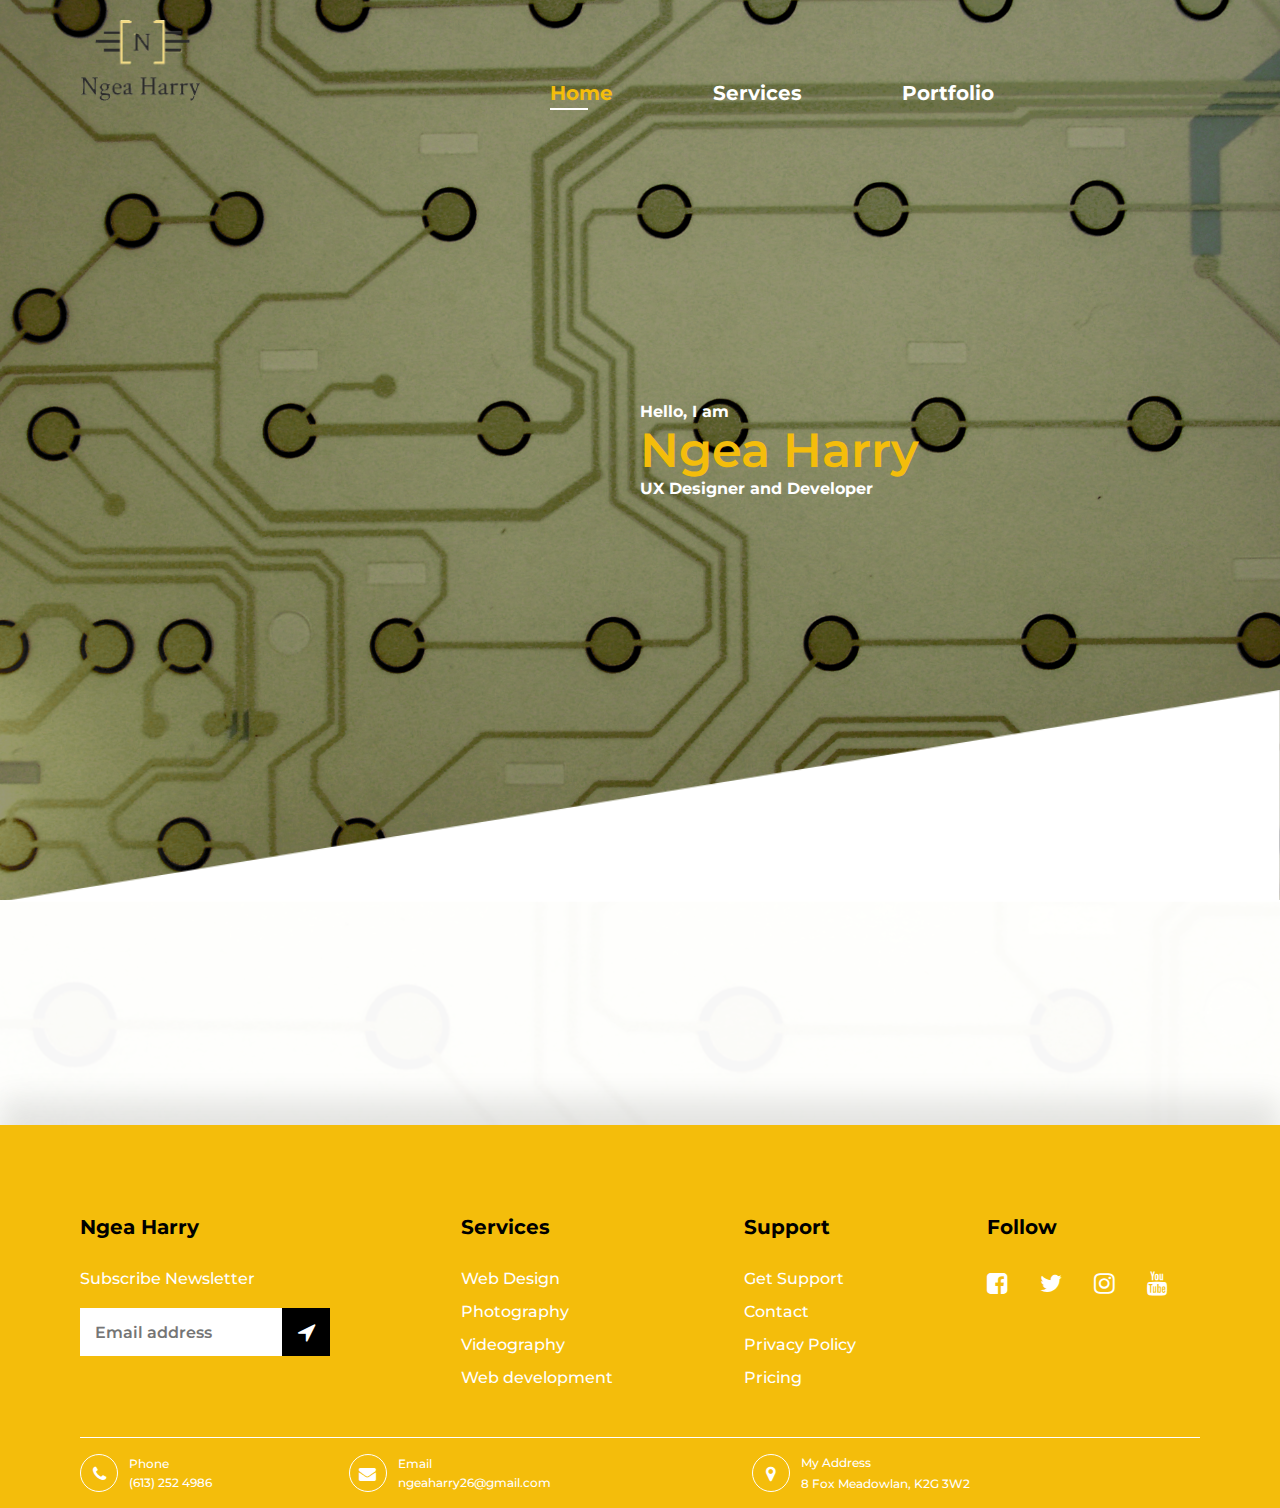
<file: index.html>
<!DOCTYPE HTML>
<html class="no-js" lang="en-US">
    <head>
        <meta charset="utf-8">
        <meta http-equiv="x-ua-compatible" content="ie=edge">
        <title>Ngea Harry-Home</title>
        <meta name="description" content="">
        <meta name="viewport" content="width=device-width, initial-scale=1">
		<link rel="shortcut icon" type="image/x-icon" href="assets/images/favicon.ico" />
        <!-- Google fonts  -->
        <link href="https://fonts.googleapis.com/css2?family=Montserrat:wght@300;400;500;600;700;800;900&display=swap" rel="stylesheet">
		<!-- font awesome  -->
        <link rel="stylesheet" href="https://stackpath.bootstrapcdn.com/font-awesome/4.7.0/css/font-awesome.min.css">
        <!-- Main Stylesheet -->
        <link rel="stylesheet" href="assets/css/style.css">
    </head>
    <body>
        <!--[if lte IE 9]>
            <p class="browserupgrade">You are using an <strong>outdated</strong> browser. Please <a href="https://browsehappy.com/">upgrade your browser</a> to improve your experience and security.</p>
        <![endif]-->

        <!-- Header area design  -->
        <div class="header_area_design">
            <div class="main-area">
                <div class="all_header_con">
                    <div class="logo">
                        <a href="#"><img src="assets/images/logo.png" alt="Logo Image"></a>
                    </div>
                    <div class="main-menu">
                        <div class="menu_design">
                            <ul>
                                <li class="active"><a href="index.html">Home</a></li>
                                <li><a href="service.html">Services</a></li>
                                <li><a href="portfolio.html">Portfolio</a></li>
                            </ul>
                        </div>
                        <div class="hamburger-menu">
                            <input id="menu__toggle" type="checkbox" />
                            <label class="menu__btn" for="menu__toggle">
                              <span></span>
                            </label>
                        
                            <ul>
                                <li class="active"><a href="index.html">Home</a></li>
                                <li><a href="service.html">Services</a></li>
                                <li><a href="portfolio.html">Portfolio</a></li>
                            </ul>
    
                          </div>
                    </div>
                </div>
            </div>
        </div>
        <!-- End Header area design  -->

        <!-- hero section area design  -->
        <div class="hero_section hero_section_1" style="background: url(assets/images/homebg.jpg) no-repeat scroll 0 0 / cover;">
            <div class="main-area">
               <div class="hero_full_con">
                    <div class="hero_con">
                        <span>Hello, I am</span>
                        <h1>Ngea Harry</h1>
                        <span>UX Designer and Developer</span>
                    </div>
               </div>
            </div>
        </div>
        <!-- End hero section area design  -->

        <div class="padding-bottom"> </div>

        <!-- Footer area design  -->
        <div class="footer_area_design">
            <div class="main-area">
                <div class="full_futter">
                    <div class="single_f">
                        <h2>Ngea Harry</h2>
                        <p>Subscribe Newsletter</p>
                        <form action="#">
                            <div class="new_input">
                                <input type="email" placeholder="Email address">
                                <button><i class="fa fa-location-arrow" aria-hidden="true"></i></button>
                            </div>
                        </form>
                    </div>
                    <div class="single_f">
                        <h2>Services</h2>
                        <div class="f_menu">
                            <ul>
                                <li><a href="#">Web Design</a></li>
                                <li><a href="#">Photography</a></li>
                                <li><a href="#">Videography</a></li>
                                <li><a href="#">Web development</a></li>
                            </ul>
                        </div>
                    </div>
                    
                    <div class="single_f">
                        <h2>Support</h2>
                        <div class="f_menu">
                            <ul>
                                <li><a href="#">Get Support</a></li>
                                <li><a href="#">Contact</a></li>
                                <li><a href="#">Privacy Policy</a></li>
                                <li><a href="#">Pricing</a></li>
                            </ul>
                        </div>
                    </div>
                    <div class="single_f">
                        <h2>Follow</h2>
                        <div class="f_social">
                            <ul>
                                <li><a href="#"><i class="fa fa-facebook-square" aria-hidden="true"></i></a></li>
                                <li><a href="#"><i class="fa fa-twitter" aria-hidden="true"></i></a></li>
                                <li><a href="#"><i class="fa fa-instagram" aria-hidden="true"></i></a></li>
                                <li><a href="#"><i class="fa fa-youtube" aria-hidden="true"></i></a></li>
                            </ul>
                        </div>
                    </div>
                </div>
                <div class="all_address">
                    <!-- single  -->
                    <div class="single_address">
                        <div class="single_circle">
                            <i class="fa fa-phone" aria-hidden="true"></i>
                        </div>
                        <div class="sin_text">
                            <h3>Phone</h3>
                            <a href="tel:(613) 252 4986">(613) 252 4986</a>
                        </div>
                    </div>
                     <!-- single  -->
                     <div class="single_address">
                        <div class="single_circle">
                            <i class="fa fa-envelope" aria-hidden="true"></i>
                        </div>
                        <div class="sin_text">
                            <h3>Email</h3>
                            <a href="mailto:">ngeaharry26@gmail.com</a>
                        </div>
                    </div>
                     <!-- single  -->
                     <div class="single_address">
                        <div class="single_circle">
                            <i class="fa fa-map-marker" aria-hidden="true"></i>
                        </div>
                        <div class="sin_text">
                            <h3>My Address</h3>
                            <p>8 Fox Meadowlan, K2G 3W2</p>
                        </div>
                    </div>
                </div>

                
            </div>
        </div>
        <!-- End Footer area design  -->
    </body>
</html>
</file>
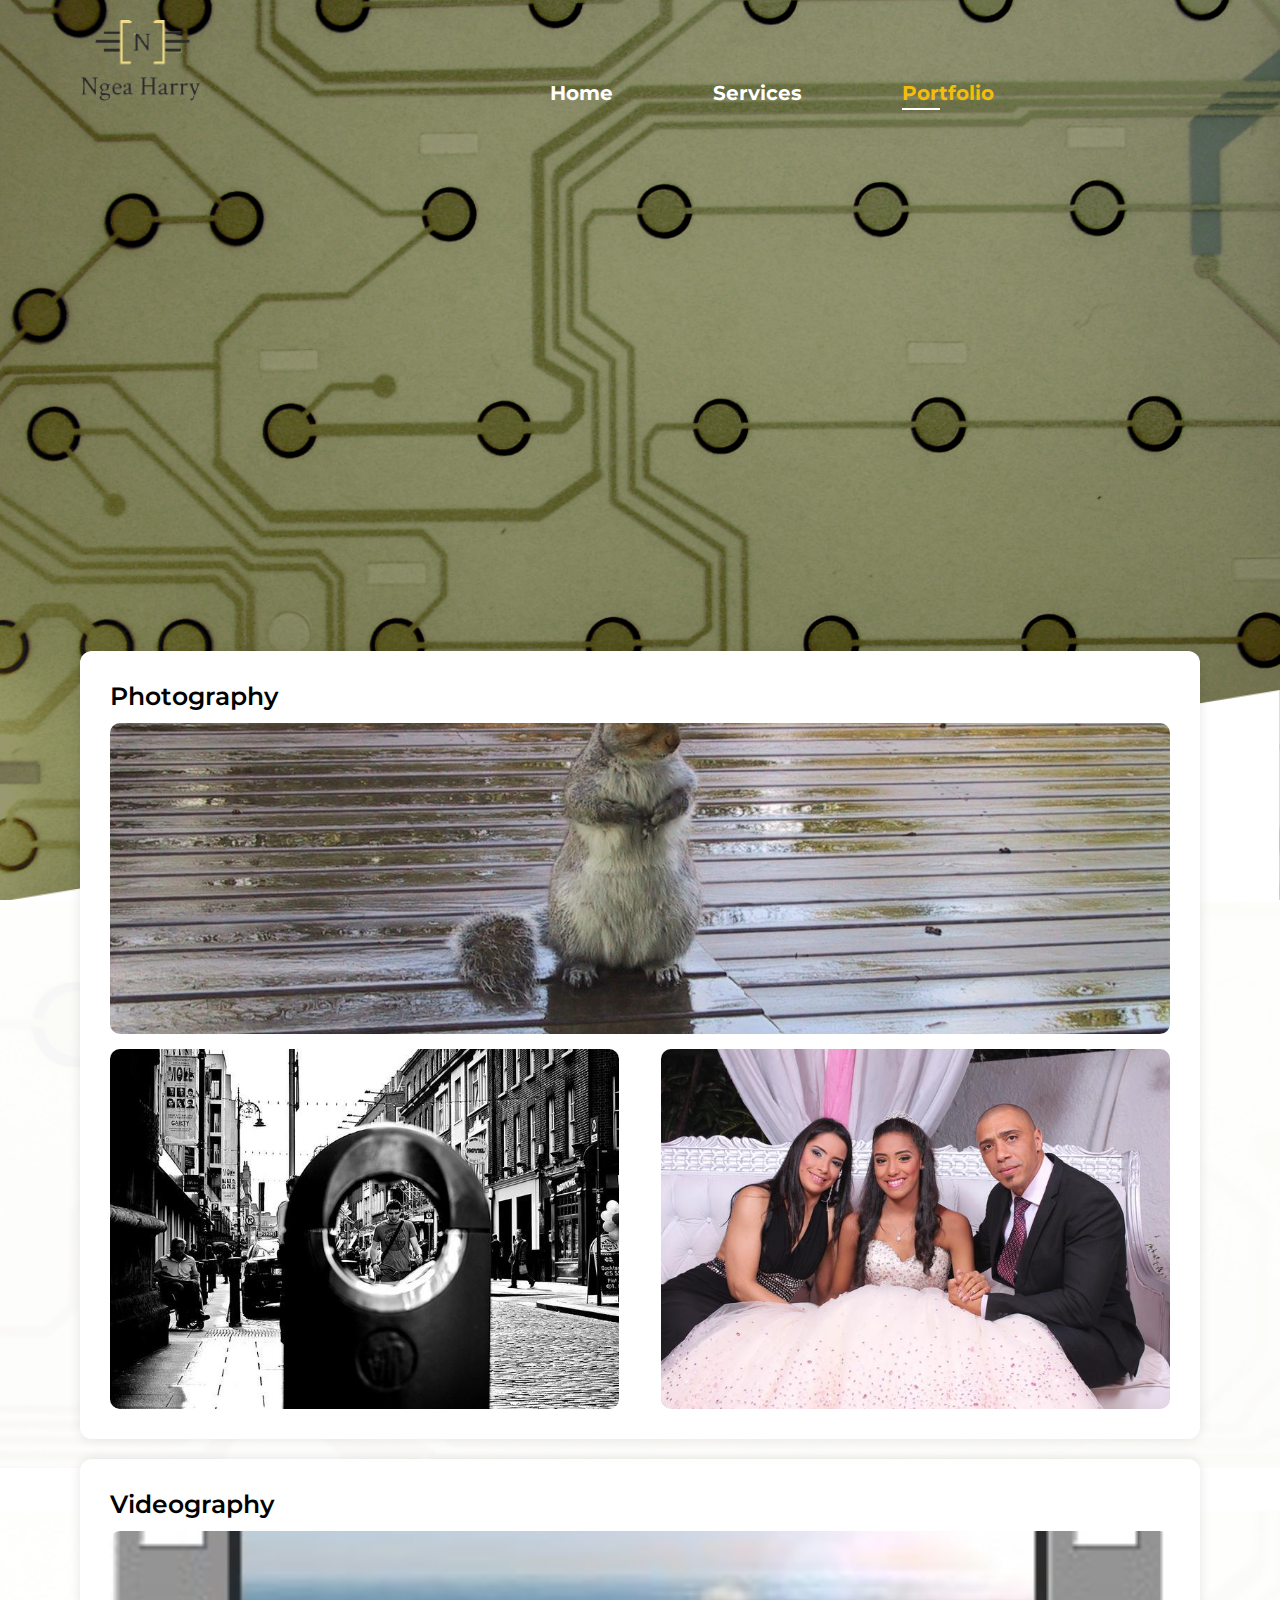
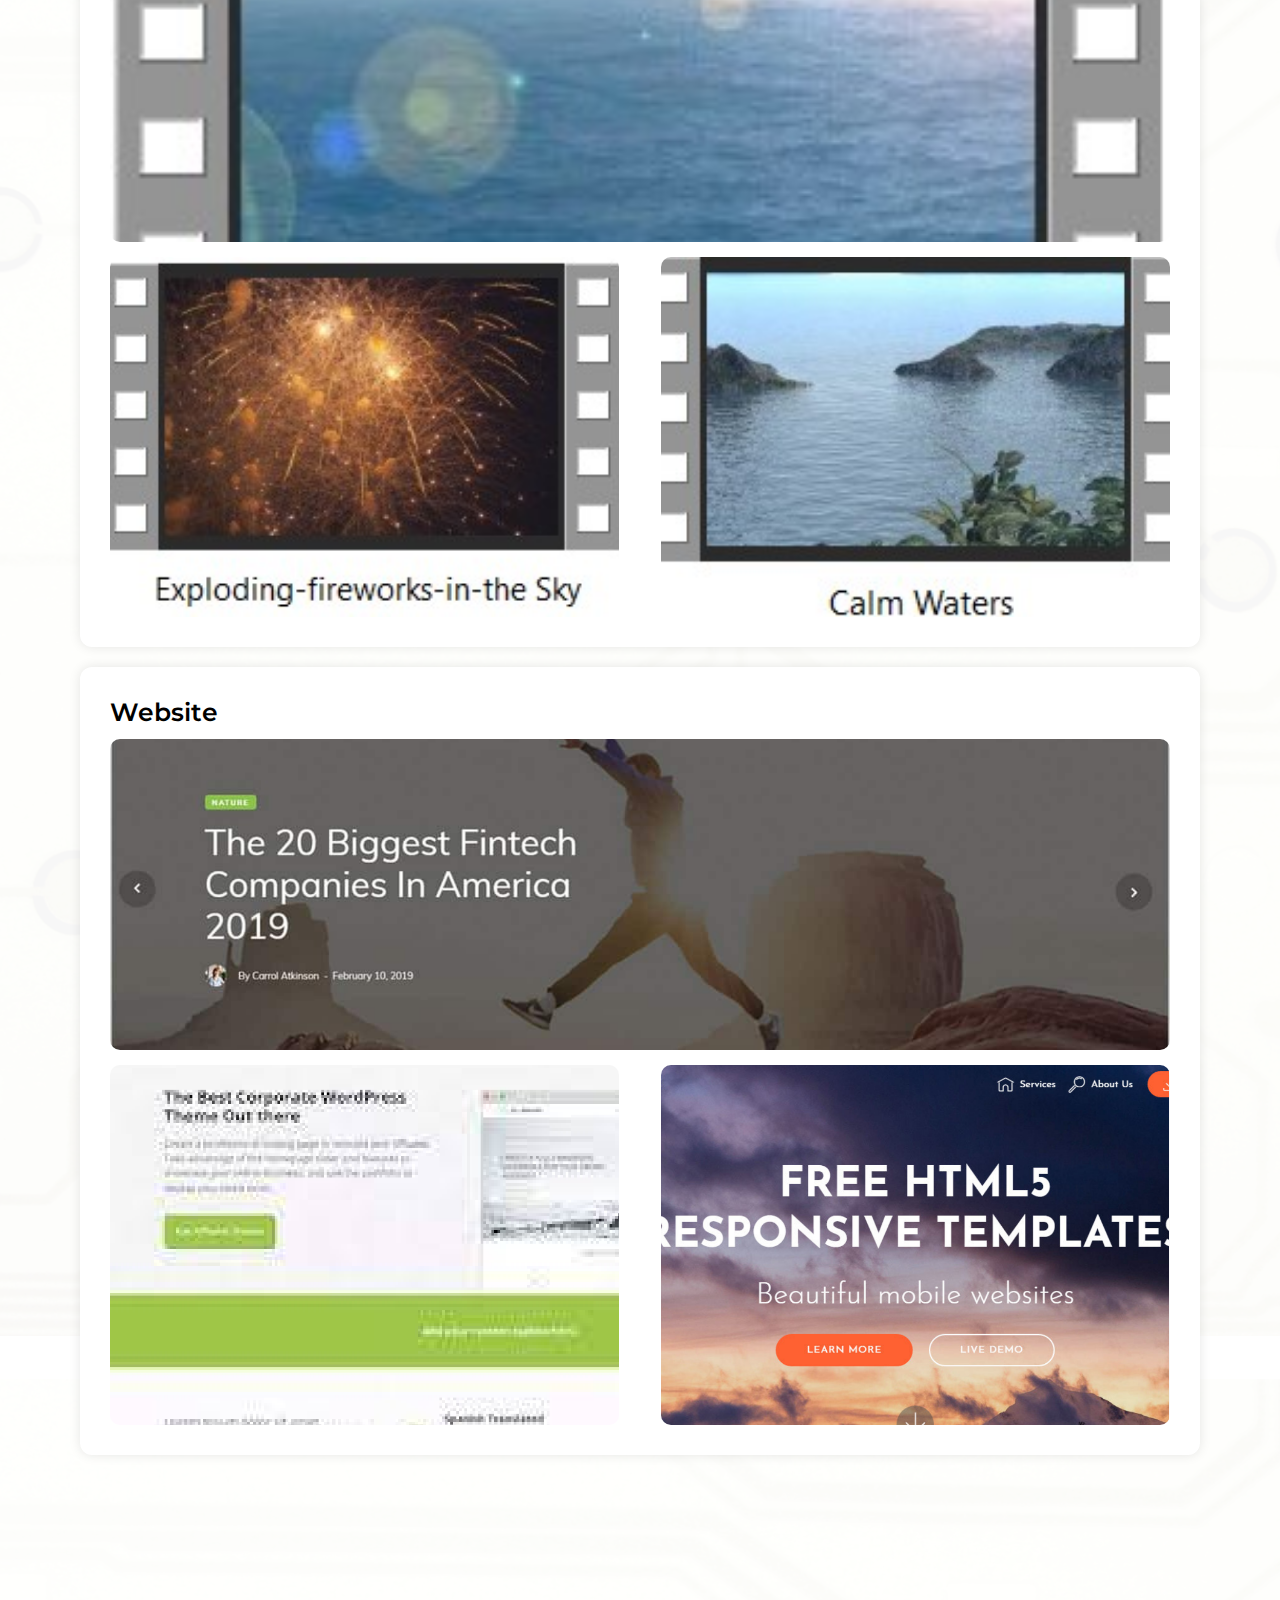
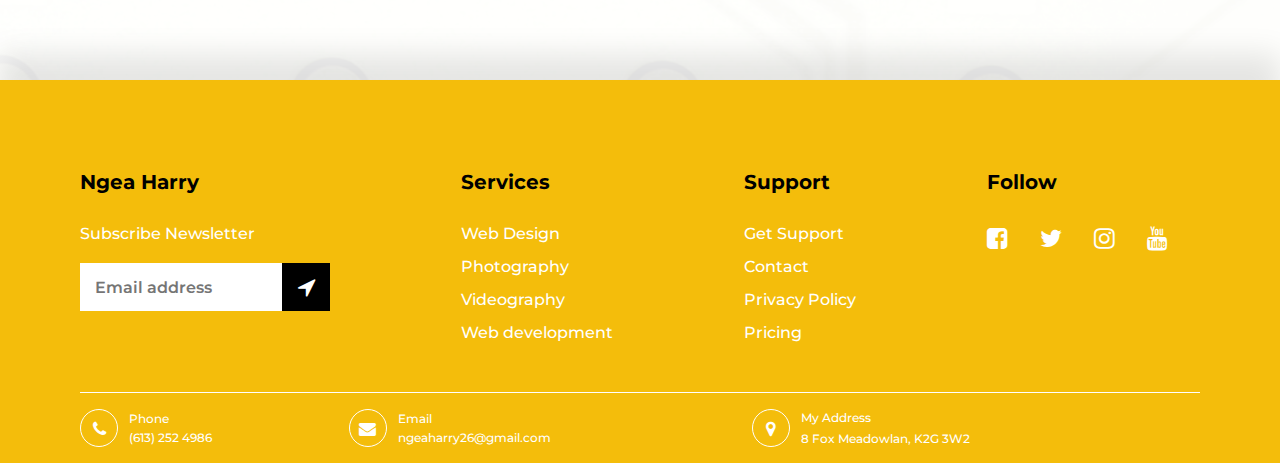
<file: portfolio.html>
<!DOCTYPE HTML>
<html class="no-js" lang="en-US">
    <head>
        <meta charset="utf-8">
        <meta http-equiv="x-ua-compatible" content="ie=edge">
        <title>Ngea Harry-portfolio</title>
        <meta name="description" content="">
        <meta name="viewport" content="width=device-width, initial-scale=1">
		<link rel="shortcut icon" type="image/x-icon" href="assets/images/favicon.ico" />
        <!-- Google fonts  -->
        <link href="https://fonts.googleapis.com/css2?family=Montserrat:wght@300;400;500;600;700;800;900&display=swap" rel="stylesheet">
		<!-- font awesome  -->
        <link rel="stylesheet" href="https://stackpath.bootstrapcdn.com/font-awesome/4.7.0/css/font-awesome.min.css">
        <!-- Main Stylesheet -->
        <link rel="stylesheet" href="assets/css/style.css">
    </head>
    <body>
        <!--[if lte IE 9]>
            <p class="browserupgrade">You are using an <strong>outdated</strong> browser. Please <a href="https://browsehappy.com/">upgrade your browser</a> to improve your experience and security.</p>
        <![endif]-->

        <!-- Header area design  -->
        <div class="header_area_design">
            <div class="main-area">
                <div class="all_header_con">
                    <div class="logo">
                        <a href="#"><img src="assets/images/logo.png" alt="Logo Image"></a>
                    </div>
                    <div class="main-menu">
                        <div class="menu_design">
                            <ul>
                                <li><a href="index.html">Home</a></li>
                                <li><a href="service.html">Services</a></li>
                                <li class="active"><a href="portfolio.html">Portfolio</a></li>
                            </ul>
                        </div>
                        <div class="hamburger-menu">
                            <input id="menu__toggle" type="checkbox" />
                            <label class="menu__btn" for="menu__toggle">
                              <span></span>
                            </label>
                        
                            <ul>
                                <li><a href="index.html">Home</a></li>
                                <li><a href="service.html">Services</a></li>
                                <li class="active"><a href="portfolio.html">Portfolio</a></li>
                            </ul>
    
                          </div>
                    </div>
                </div>
            </div>
        </div>
        <!-- End Header area design  -->

        <!-- hero section area design  -->
        <div class="hero_section hero_section_2" style="background: url(assets/images/homebg.jpg) no-repeat scroll 0 0 / cover;">
        </div>
        <!-- End hero section area design  -->

        <div class="portfolio_area padding-bottom"> 
            <div class="main-area">
               <div class="portfolio_all">
                <div class="portfolio_all_items">
                    <h2>Photography</h2>
                    <div class="all_portfolio">
                        <!-- single  -->
                        <div class="single_portfolio">
                            <a href="#">
                                <img src="assets/images/squirrel_1_0.jpg" alt="Image">
                            </a>
                        </div>
                         <!-- single  -->
                         <div class="single_portfolio">
                            <a href="#">
                                <img src="assets/images/pedestrians_urban_town_city.jpg" alt="Image">
                            </a>
                        </div>
                         <!-- single  -->
                         <div class="single_portfolio">
                            <a href="#">
                                <img src="assets/images/birthday_party_15_years.jpg" alt="Image">
                            </a>
                        </div>
                    </div>
                </div>
                <div class="portfolio_all_items">
                    <h2>Videography</h2>
                    <div class="all_portfolio">
                        <!-- single  -->
                        <div class="single_portfolio">
                            <a href="#">
                                <img src="assets/images/image_3.jpg" alt="Image">
                            </a>
                        </div>
                         <!-- single  -->
                         <div class="single_portfolio">
                            <a href="#">
                                <img src="assets/images/image_1.jpg" alt="Image">
                            </a>
                        </div>
                         <!-- single  -->
                         <div class="single_portfolio">
                            <a href="#">
                                <img src="assets/images/image_4.jpg" alt="Image">
                            </a>
                        </div>
                    </div>
                </div>
                <div class="portfolio_all_items">
                    <h2>Website</h2>
                    <div class="all_portfolio">
                        <!-- single  -->
                        <div class="single_portfolio">
                            <a href="#">
                                <img src="assets/images/4.png" alt="Image">
                            </a>
                        </div>
                         <!-- single  -->
                         <div class="single_portfolio">
                            <a href="#">
                                <img src="assets/images/5.png" alt="Image">
                            </a>
                        </div>
                         <!-- single  -->
                         <div class="single_portfolio">
                            <a href="#">
                                <img src="assets/images/6.png" alt="Image">
                            </a>
                        </div>
                    </div>
                </div>
               </div>
            </div>

        </div>

         <!-- Footer area design  -->
         <div class="footer_area_design">
            <div class="main-area">
                <div class="full_futter">
                    <div class="single_f">
                        <h2>Ngea Harry</h2>
                        <p>Subscribe Newsletter</p>
                        <form action="#">
                            <div class="new_input">
                                <input type="email" placeholder="Email address">
                                <button><i class="fa fa-location-arrow" aria-hidden="true"></i></button>
                            </div>
                        </form>
                    </div>
                    <div class="single_f">
                        <h2>Services</h2>
                        <div class="f_menu">
                            <ul>
                                <li><a href="#">Web Design</a></li>
                                <li><a href="#">Photography</a></li>
                                <li><a href="#">Videography</a></li>
                                <li><a href="#">Web development</a></li>
                            </ul>
                        </div>
                    </div>
                    
                    <div class="single_f">
                        <h2>Support</h2>
                        <div class="f_menu">
                            <ul>
                                <li><a href="#">Get Support</a></li>
                                <li><a href="#">Contact</a></li>
                                <li><a href="#">Privacy Policy</a></li>
                                <li><a href="#">Pricing</a></li>
                            </ul>
                        </div>
                    </div>
                    <div class="single_f">
                        <h2>Follow</h2>
                        <div class="f_social">
                            <ul>
                                <li><a href="#"><i class="fa fa-facebook-square" aria-hidden="true"></i></a></li>
                                <li><a href="#"><i class="fa fa-twitter" aria-hidden="true"></i></a></li>
                                <li><a href="#"><i class="fa fa-instagram" aria-hidden="true"></i></a></li>
                                <li><a href="#"><i class="fa fa-youtube" aria-hidden="true"></i></a></li>
                            </ul>
                        </div>
                    </div>
                </div>
                <div class="all_address">
                    <!-- single  -->
                    <div class="single_address">
                        <div class="single_circle">
                            <i class="fa fa-phone" aria-hidden="true"></i>
                        </div>
                        <div class="sin_text">
                            <h3>Phone</h3>
                            <a href="tel:(613) 252 4986">(613) 252 4986</a>
                        </div>
                    </div>
                     <!-- single  -->
                     <div class="single_address">
                        <div class="single_circle">
                            <i class="fa fa-envelope" aria-hidden="true"></i>
                        </div>
                        <div class="sin_text">
                            <h3>Email</h3>
                            <a href="mailto:">ngeaharry26@gmail.com</a>
                        </div>
                    </div>
                     <!-- single  -->
                     <div class="single_address">
                        <div class="single_circle">
                            <i class="fa fa-map-marker" aria-hidden="true"></i>
                        </div>
                        <div class="sin_text">
                            <h3>My Address</h3>
                            <p>8 Fox Meadowlan, K2G 3W2</p>
                        </div>
                    </div>
                </div>

                
            </div>
        </div>
        <!-- End Footer area design  -->
		
    </body>
</html>
</file>
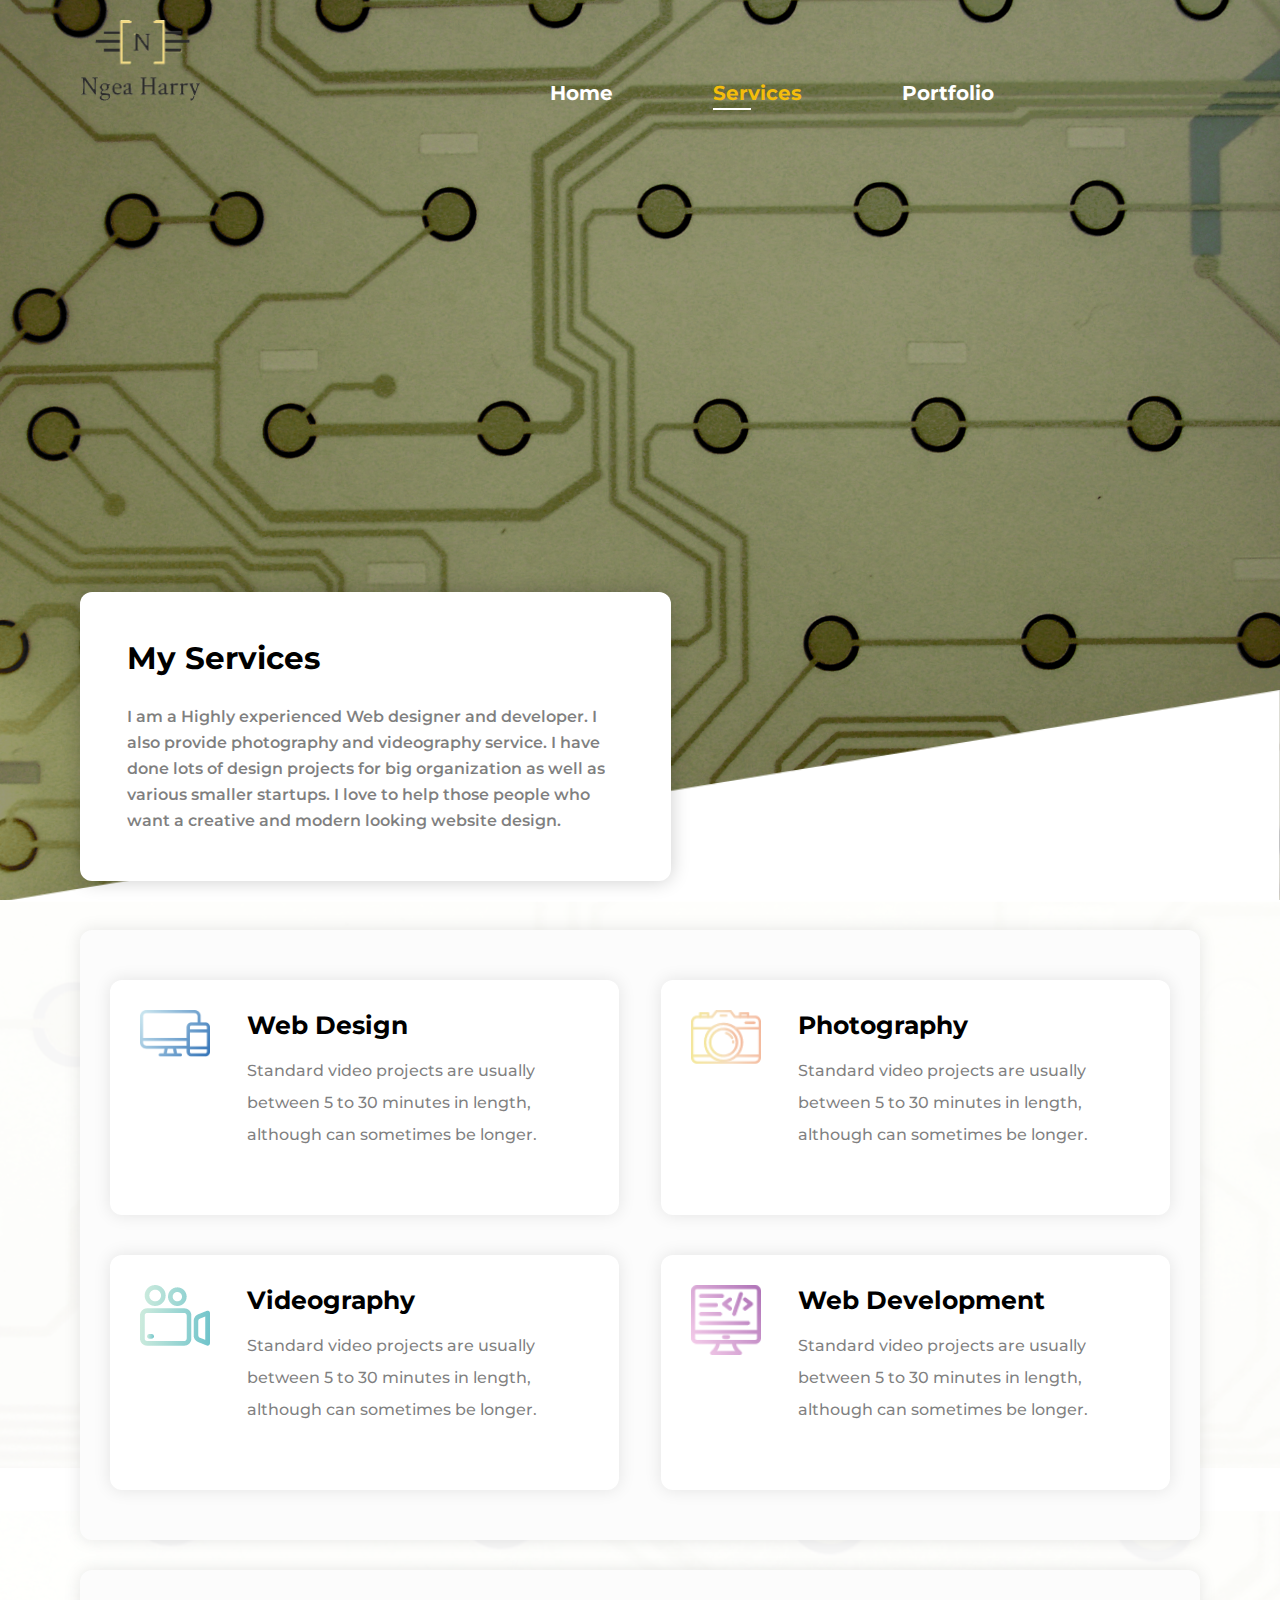
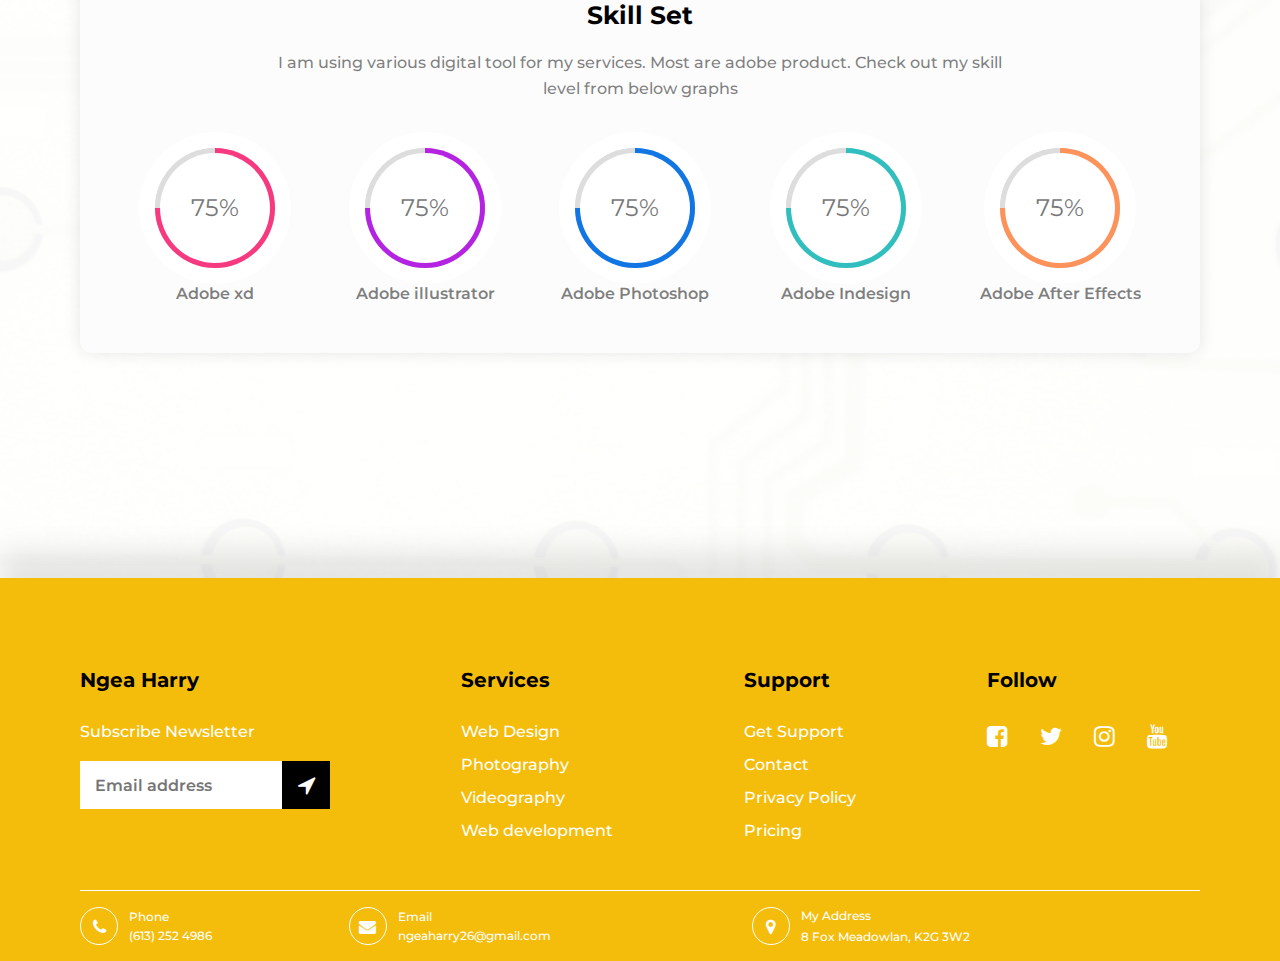
<file: service.html>
<!DOCTYPE HTML>
<html class="no-js" lang="en-US">
    <head>
        <meta charset="utf-8">
        <meta http-equiv="x-ua-compatible" content="ie=edge">
        <title>Ngea Harry-Service</title>
        <meta name="description" content="">
        <meta name="viewport" content="width=device-width, initial-scale=1">
		<link rel="shortcut icon" type="image/x-icon" href="assets/images/favicon.ico" />
        <!-- Google fonts  -->
        <link href="https://fonts.googleapis.com/css2?family=Montserrat:wght@300;400;500;600;700;800;900&display=swap" rel="stylesheet">
		<!-- font awesome  -->
        <link rel="stylesheet" href="https://stackpath.bootstrapcdn.com/font-awesome/4.7.0/css/font-awesome.min.css">
        <!-- Main Stylesheet -->
        <link rel="stylesheet" href="assets/css/style.css">
    </head>
    <body>
        <!--[if lte IE 9]>
            <p class="browserupgrade">You are using an <strong>outdated</strong> browser. Please <a href="https://browsehappy.com/">upgrade your browser</a> to improve your experience and security.</p>
        <![endif]-->

        <!-- Header area design  -->
        <div class="header_area_design">
            <div class="main-area">
                <div class="all_header_con">
                    <div class="logo">
                        <a href="#"><img src="assets/images/logo.png" alt="Logo Image"></a>
                    </div>
                    <div class="main-menu">
                        <div class="menu_design">
                            <ul>
                                <li><a href="index.html">Home</a></li>
                                <li class="active"><a href="service.html">Services</a></li>
                                <li><a href="portfolio.html">Portfolio</a></li>
                            </ul>
                        </div>
                        <div class="hamburger-menu">
                            <input id="menu__toggle" type="checkbox" />
                            <label class="menu__btn" for="menu__toggle">
                              <span></span>
                            </label>
                        
                            <ul>
                                <li><a href="index.html">Home</a></li>
                                <li class="active"><a href="service.html">Services</a></li>
                                <li><a href="portfolio.html">Portfolio</a></li>
                            </ul>
    
                          </div>
                    </div>
                </div>
            </div>
        </div>
        <!-- End Header area design  -->

        <!-- hero section area design  -->
        <div class="hero_section hero_section_3" style="background: url(assets/images/homebg.jpg) no-repeat scroll 0 0 / cover;">
            <div class="main-area">
                <div class="Service_con">
                    <h2>My Services</h2>
                    <p>I am a Highly experienced Web designer and developer. I also provide photography and videography service. I have done lots of design projects for big organization as well as various smaller startups. I love to help those people who want a creative and modern looking website design.</p>
                </div>
            </div>
        </div>
        <!-- End hero section area design  -->

            <div class="services_area">
                <div class="main-area">
                    <div class="all_services">
                        <!-- single  -->
                        <div class="new_ser">
                            <div class="single_new_ser"data-aos="fade-up">
                                <div class="logo_left">
                                    <img src="assets/images/logo1.png" alt="Image">
                                </div>
                                <div class="ser_con">
                                    <h2>Web Design</h2>
                                    <p>Standard video projects are usually between 5 to 30 minutes in length, although can sometimes be longer.</p>
                                </div>
                            </div>
                        </div>
                        <!-- single  -->
                        <div class="new_ser">
                            <div class="single_new_ser">
                                <div class="logo_left">
                                    <img src="assets/images/logo2.png" alt="Image">
                                </div>
                                <div class="ser_con">
                                    <h2>Photography</h2>
                                    <p>Standard video projects are usually between 5 to 30 minutes in length, although can sometimes be longer.</p>
                                </div>
                            </div>
                        </div>
                        <!-- single  -->
                        <div class="new_ser">
                            <div class="single_new_ser">
                                <div class="logo_left">
                                    <img src="assets/images/logo3.png" alt="Image">
                                </div>
                                <div class="ser_con">
                                    <h2>Videography</h2>
                                    <p>Standard video projects are usually between 5 to 30 minutes in length, although can sometimes be longer.</p>
                                </div>
                            </div>
                        </div>
                        <!-- single  -->
                        <div class="new_ser">
                            <div class="single_new_ser">
                                <div class="logo_left">
                                    <img src="assets/images/logo4.png" alt="Image">
                                </div>
                                <div class="ser_con">
                                    <h2>Web Development</h2>
                                    <p>Standard video projects are usually between 5 to 30 minutes in length, although can sometimes be longer.</p>
                                </div>
                            </div>
                        </div>
                    </div>
                </div>
            </div>

            <!-- Skill area design  -->
            <div class="skill_area_design padding-bottom">
                <div class="main-area">
                    <div class="skill_all">
                        <div class="skill_title">
                            <h2>Skill Set</h2>
                            <p>I am using various digital tool for my services. Most are adobe product. Check out my skill level from below graphs</p>
                        </div>

                        <div class="all_skill_progress">
                            <!-- single  -->
                            <div class="single_progrss">
                                <div class="single_progrss_22" >
                                    <div class="progress--circle progress--75 p1">
                                        <div class="progress__number">75%</div>
                                      </div>
                                </div>
                              
                                  <p>Adobe xd</p>
                            </div>
                            <!-- single  -->
                            <div class="single_progrss">
                                <div class="single_progrss_22">
                                    <div class="progress--circle progress--75 p2">
                                        <div class="progress__number">75%</div>
                                      </div>
                                </div>
                                  <p>Adobe illustrator</p>
                            </div>
                            <!-- single  -->
                            <div class="single_progrss">
                                <div class="single_progrss_22">
                                    <div class="progress--circle progress--75 p3">
                                        <div class="progress__number">75%</div>
                                      </div>
                                </div>
                                  <p>Adobe Photoshop</p>
                            </div>
                            <!-- single  -->
                            <div class="single_progrss">
                                <div class="single_progrss_22">
                                    <div class="progress--circle progress--75 p4">
                                        <div class="progress__number">75%</div>
                                      </div>
                                </div>
                                  <p>Adobe Indesign</p>
                            </div>
                            <!-- single  -->
                            <div class="single_progrss">
                                <div class="single_progrss_22">
                                    <div class="progress--circle progress--75 p5">
                                        <div class="progress__number">75%</div>
                                      </div>
                                </div>
                                  <p>Adobe After Effects</p>
                            </div>
                        </div>
                    </div>
                </div>
            </div>
            <!-- End Skill area design  -->

        <!-- Footer area design  -->
        <div class="footer_area_design">
            <div class="main-area">
                <div class="full_futter">
                    <div class="single_f">
                        <h2>Ngea Harry</h2>
                        <p>Subscribe Newsletter</p>
                        <form action="#">
                            <div class="new_input">
                                <input type="email" placeholder="Email address">
                                <button><i class="fa fa-location-arrow" aria-hidden="true"></i></button>
                            </div>
                        </form>
                    </div>
                    <div class="single_f">
                        <h2>Services</h2>
                        <div class="f_menu">
                            <ul>
                                <li><a href="#">Web Design</a></li>
                                <li><a href="#">Photography</a></li>
                                <li><a href="#">Videography</a></li>
                                <li><a href="#">Web development</a></li>
                            </ul>
                        </div>
                    </div>
                    
                    <div class="single_f">
                        <h2>Support</h2>
                        <div class="f_menu">
                            <ul>
                                <li><a href="#">Get Support</a></li>
                                <li><a href="#">Contact</a></li>
                                <li><a href="#">Privacy Policy</a></li>
                                <li><a href="#">Pricing</a></li>
                            </ul>
                        </div>
                    </div>
                    <div class="single_f">
                        <h2>Follow</h2>
                        <div class="f_social">
                            <ul>
                                <li><a href="#"><i class="fa fa-facebook-square" aria-hidden="true"></i></a></li>
                                <li><a href="#"><i class="fa fa-twitter" aria-hidden="true"></i></a></li>
                                <li><a href="#"><i class="fa fa-instagram" aria-hidden="true"></i></a></li>
                                <li><a href="#"><i class="fa fa-youtube" aria-hidden="true"></i></a></li>
                            </ul>
                        </div>
                    </div>
                </div>
                <div class="all_address">
                    <!-- single  -->
                    <div class="single_address">
                        <div class="single_circle">
                            <i class="fa fa-phone" aria-hidden="true"></i>
                        </div>
                        <div class="sin_text">
                            <h3>Phone</h3>
                            <a href="tel:(613) 252 4986">(613) 252 4986</a>
                        </div>
                    </div>
                     <!-- single  -->
                     <div class="single_address">
                        <div class="single_circle">
                            <i class="fa fa-envelope" aria-hidden="true"></i>
                        </div>
                        <div class="sin_text">
                            <h3>Email</h3>
                            <a href="mailto:">ngeaharry26@gmail.com</a>
                        </div>
                    </div>
                     <!-- single  -->
                     <div class="single_address">
                        <div class="single_circle">
                            <i class="fa fa-map-marker" aria-hidden="true"></i>
                        </div>
                        <div class="sin_text">
                            <h3>My Address</h3>
                            <p>8 Fox Meadowlan, K2G 3W2</p>
                        </div>
                    </div>
                </div>

                
            </div>
        </div>
        <!-- End Footer area design  -->
		
	
    </body>
</html>
</file>
<file: assets/css/style.css>
/*===============================================
Default css
===============================================*/
body {
	margin: 0;
	padding: 0;
	font-family: 'Montserrat', sans-serif;
	position: relative;
	background: #FFF;
	background: url(../images/overlay.png);
	background-position: 0 0;
}

.main {
	position: relative;
	background: url(../images/homebg.jpg) repeat scroll;
}

h1,
h2,
h3,
h4,
h5,
h6,
p {
	margin: 0;
	padding: 0;
}

ul {
	margin: 0;
	padding: 0;
	list-style: none;
}

a {
	margin: 0;
	text-decoration: none;
}

a:hover {
	text-decoration: none;
}

/*=================================================================
				Start Main css
=================================================================*/
h1,
h2,
h3,
h4,
h5,
h6,
p {
	margin: 0;
	padding: 0;
}

ul {
	margin: 0;
	padding: 0;
	list-style: none;
}

a {
	margin: 0;
	text-decoration: none;
}

a:hover {
	text-decoration: none;
}

/* Header area design  */
.header_area_design {
	position: absolute;
	width: 100%;
	z-index: 99999;
	padding: 20px 0;
	-webkit-box-sizing: border-box;
	        box-sizing: border-box;
}

.logo {}

.logo img {
	width: 121px;
}

.menu_design {
	display: -webkit-box;
	display: -ms-flexbox;
	display: flex;
	-webkit-box-align: end;
	    -ms-flex-align: end;
	        align-items: flex-end;
	height: 100%;
}

.menu_design ul {
	display: -webkit-box;
	display: -ms-flexbox;
	display: flex;
}

.menu_design ul li {
	position: relative;
	padding-right: 100px;
	-webkit-transition: 0.3s;
	-o-transition: 0.3s;
	transition: 0.3s;
	-webkit-box-sizing: border-box;
	        box-sizing: border-box;
}

.menu_design ul li a {
	position: relative;
	font-size: 20px;
	color: #FFF;
	font-weight: 700;
	padding: 10px 0;
	-webkit-transform: 0.3s;
	    -ms-transform: 0.3s;
	        transform: 0.3s;
	-webkit-box-sizing: border-box;
	        box-sizing: border-box;
}

.active a {
	color: #F4BD0B !important;
}

.menu_design ul li:hover a {
	color: #F4BD0B;
}

.menu_design ul li:hover a:after {
	position: absolute;
	content: "";
	width: 38px;
	height: 2px;
	background-color: #FFF;
	bottom: 5px;
	left: 0;
}

.active a:after {
	position: absolute;
	content: "";
	width: 38px;
	height: 2px;
	background-color: #FFF;
	bottom: 5px;
	left: 0;
}

/* Hero section  */
.hero_section {
	position: relative;
	z-index: 11;
	height: 100vh;
	display: -webkit-box;
	display: -ms-flexbox;
	display: flex;
	-webkit-box-align: center;
	    -ms-flex-align: center;
	        align-items: center;
}

.hero_section:before {
	position: absolute;
	content: "";
	top: 0;
	left: 0;
	width: 100%;
	height: 100%;
	background: rgba(0, 0, 0, 0.4);
	z-index: -1;
}

.hero_section:after {
	position: absolute;
	content: "";
	bottom: -2px;
	left: 0;
	width: 100%;
	height: 212px;
	background: url(../images/after_path.png) no-repeat scroll 0 0 / 100% 100%;
	z-index: -1;
}

.hero_con {}

.hero_con span {
	color: #FFF;
	font-size: 16px;
	font-weight: 700;
	line-height: normal;
}

.hero_con h1 {
	color: #F4BD0B;
	font-size: 48px;
	font-weight: 600;
	line-height: normal;
}

.main_area {
	padding-bottom: 202px;
	position: relative;
}

.main_area:after {
	/*! position: absolute; */
	/*! content: ""; */
	/*! width: 100%; */
	/*! height:189%; */
	/*! background:url(../images/overlay1.png) no-repeat scroll 0 0 / 100% 100%; */
	/*! top: -89%; */
	z-index: 99999;
}

/* Footer design  */
.footer_area_design {
	background-color: #F4BD0B;
	padding-top: 90px;
	-webkit-box-shadow: 0 -26px 28px rgba(0, 0, 0, 0.1);
	        box-shadow: 0 -26px 28px rgba(0, 0, 0, 0.1);
}

.single_f {
	padding-bottom: 50px;
}

.single_f p {
	color: #FFFFFF;
	font-size: 16px;
	font-weight: 500;
}

.single_f h2 {
	color: #000000;
	font-size: 20px;
	font-weight: 700;
	margin-bottom: 30px;
}

.new_input {
	max-width: 268px;
	width: 100%;
	height: 48px;
	overflow: hidden;
	position: relative;
	margin-top: 20px;
}

.new_input input {
	width: 100%;
	height: 100%;
	color: #000000;
	font-size: 16px;
	font-weight: 600;
	padding: 15px;
	border: none;
	font-family: 'Montserrat', sans-serif;
	-webkit-box-sizing: border-box;
	        box-sizing: border-box;
}

.new_input button {
	position: absolute;
	top: 0;
	right: 0;
	width: 48px;
	height: 48px;
	background: #000;
	border: navajowhite;
}

.new_input button i {
	color: #FFF;
	font-size: 22px;
}

.f_menu ul li a {
	color: #FFFFFF;
	font-size: 16px;
	font-weight: 500;
	margin-bottom: 14px;
	display: block;
	-webkit-transition: 0.3s;
	-o-transition: 0.3s;
	transition: 0.3s;
}

.f_menu ul li:last-child a {
	margin-bottom: 0;
}

.f_menu ul li:hover a {
	opacity: 0.8;
}

.f_social {}

.f_social ul {
	display: -webkit-box;
	display: -ms-flexbox;
	display: flex;
}

.f_social ul li {
	padding-right: 32px;
}

.f_social ul li a {
	color: #FFF;
	font-size: 24px;
	-webkit-transition: 0.2s;
	-o-transition: 0.2s;
	transition: 0.2s;
}

.f_social ul li:hover a {
	opacity: 0.8;
}

.all_address {
	padding: 16px 0;
	border-top: 1px solid #FFFFFF;
	display: -webkit-box;
	display: -ms-flexbox;
	display: flex;
	-webkit-box-sizing: border-box;
	        box-sizing: border-box;
}

.single_address {
	display: -webkit-box;
	display: -ms-flexbox;
	display: flex;
	-webkit-box-align: center;
	    -ms-flex-align: center;
	        align-items: center;
	-webkit-box-flex: 0;
	    -ms-flex: 0 0 24%;
	        flex: 0 0 24%;
}

.single_address:nth-child(2) {
	-webkit-box-flex: 0;
	    -ms-flex: 0 0 36%;
	        flex: 0 0 36%;
}

.single_circle {
	width: 36px;
	height: 36px;
	border: 1px solid #FFFFFF;
	border-radius: 50%;
	display: -webkit-box;
	display: -ms-flexbox;
	display: flex;
	-webkit-box-pack: center;
	    -ms-flex-pack: center;
	        justify-content: center;
	-webkit-box-align: center;
	    -ms-flex-align: center;
	        align-items: center;
}

.single_circle i {
	color: #FFF;
	font-size: 17px;
}

.sin_text {
	padding-left: 11px;
}

.sin_text h3 {
	font-size: 12px;
	font-weight: 500;
	color: #FFF;
	margin-bottom: 1px;
}

.sin_text a,
.sin_text p {

	font-size: 12px;
	color: #FFF;
	font-weight: 500;
	line-height: normal;
}

.sin_text p {
	margin-top: 6px;
}

a:hover {
	text-decoration: none;
}

/* Humberger meu  */
#menu__toggle {
	opacity: 0;
	position: absolute;
}

#menu__toggle:checked~.menu__btn>span {
	-webkit-transform: rotate(45deg);
	-ms-transform: rotate(45deg);
	transform: rotate(45deg);
}

#menu__toggle:checked~.menu__btn>span::before {
	top: 0;
	-webkit-transform: rotate(0);
	-ms-transform: rotate(0);
	transform: rotate(0);
}

#menu__toggle:checked~.menu__btn>span::after {
	top: 0;
	-webkit-transform: rotate(90deg);
	-ms-transform: rotate(90deg);
	transform: rotate(90deg);
}

#menu__toggle:checked~ul {
	visibility: visible;
	right: 0;
}

.menu__btn {
	display: -webkit-box;
	display: -ms-flexbox;
	display: flex;
	-webkit-box-align: center;
	-ms-flex-align: center;
	align-items: center;
	position: relative;
	top: 0;
	right: 0;

	width: 26px;
	height: 26px;

	cursor: pointer;
	z-index: 1;
	margin-bottom: 0;
}

.menu__btn>span,
.menu__btn>span::before,
.menu__btn>span::after {
	display: block;
	position: absolute;

	width: 100%;
	height: 1px;

	background-color: #FFF;

	-webkit-transition-duration: .25s;

	-o-transition-duration: .25s;

	transition-duration: .25s;
}

.menu__btn>span::before {
	content: '';
	top: -8px;
}

.menu__btn>span::after {
	content: '';
	top: 8px;
}

.hamburger-menu ul {
	display: block;
	position: fixed;
	visibility: hidden;
	top: 0px;
	right: -100%;

	width: 268px;
	height: 100%;

	margin: 0;
	padding: 80px 0;

	list-style: none;


	-webkit-transition-duration: .25s;


	-o-transition-duration: .25s;


	transition-duration: .25s;
	background: -o-linear-gradient(348.97deg, #8F4472 0%, #A74278 100%);
	background: #84855e;
}

.hamburger-menu ul li a {
	display: block;
	padding: 9px 21px;

	font-size: 16px;
	font-weight: 500;

	text-decoration: none;

	-webkit-transition-duration: .25s;

	-o-transition-duration: .25s;

	transition-duration: .25s;
	color: #FFF;
}

.hamburger-menu {
	display: none;
	float: right;
}

.main_area_2::after {
	/*! background: url(../images/overlay.png); */
	/*! top: -89%; */
	/*! z-index: 99999; */
}

.portfolio_all_items {
	background: #FFF;
	padding: 30px;
	border-radius: 12px;
	-webkit-box-shadow: 0 0 12px rgba(0, 0, 0, 0.1);
	        box-shadow: 0 0 12px rgba(0, 0, 0, 0.1);
	margin: 20px 0;
	position: relative;
	/* z-index: 9999999999999999; */
	-webkit-box-sizing: border-box;
	        box-sizing: border-box;
}

.portfolio_all_items:last-child {
	margin-bottom: 0;
}

.portfolio_all_items h2 {
	font-size: 25px;
	font-weight: 600;
	color: #000;
	margin-bottom: 12px;
}

.all_portfolio {
	display: -webkit-box;
	display: -ms-flexbox;
	display: flex;
	-ms-flex-wrap: wrap;
	    flex-wrap: wrap;
	-webkit-box-pack: justify;
	    -ms-flex-pack: justify;
	        justify-content: space-between;
}

.single_portfolio {
	-webkit-box-flex: 0;
	    -ms-flex: 0 0 48%;
	        flex: 0 0 48%;
	border-radius: 10px;
	overflow: hidden;
	height: 360px;
}

.single_portfolio:first-child {
	height: 311px;
	-webkit-box-flex: 0;
	    -ms-flex: 0 0 100%;
	        flex: 0 0 100%;
	margin-bottom: 15px;
}

.single_portfolio img {
	width: 100%;
	-o-object-fit: cover;
	   object-fit: cover;
	height: 100%;
}

.portfolio_area {
	margin-top: -21%;
	z-index: 99;
	position: relative;
}

/* Service area design  */
.hero_section.hero_section_3 {
	-webkit-box-align: end;
	    -ms-flex-align: end;
	        align-items: flex-end;
	margin-bottom: 30px;
}

.Service_con {
	padding: 47px;
	background: #FFF;
	overflow: hidden;
	border-radius: 12px;
	-webkit-box-shadow: 0 0px 19px rgba(0, 0, 0, 0.2);
	        box-shadow: 0 0px 19px rgba(0, 0, 0, 0.2);
	margin-bottom: 19px;
	max-width: 591px;
	width: 100%;
	-webkit-box-sizing: border-box;
	        box-sizing: border-box;
}

.Service_con h2 {

	font-size: 31px;
	font-weight: 700;
	color: #000000;
	margin-bottom: 27px;
	line-height: normal;
}

.Service_con p {
	font-size: 16px;
	font-weight: 600;
	color: rgba(0, 0, 0, 0.5);
	line-height: 26px;
}

.services_area {}

.all_services {
	-webkit-box-shadow: 0 0 17px rgba(0, 0, 0, 0.1);
	        box-shadow: 0 0 17px rgba(0, 0, 0, 0.1);
	padding: 30px;
	background: #FCFCFC;
	border-radius: 12px;
	display: -webkit-box;
	display: -ms-flexbox;
	display: flex;
	-ms-flex-wrap: wrap;
	    flex-wrap: wrap;
	-webkit-box-pack: justify;
	    -ms-flex-pack: justify;
	        justify-content: space-between;
}

.new_ser {
	margin: 20px 0;
	-webkit-box-flex: 0;
	    -ms-flex: 0 0 48%;
	        flex: 0 0 48%;
}

.single_new_ser {
	background: #FFF;
	-webkit-box-shadow: 0 0 17px rgba(0, 0, 0, 0.1);
	        box-shadow: 0 0 17px rgba(0, 0, 0, 0.1);
	border-radius: 12px;
	padding: 30px;
	display: -webkit-box;
	display: -ms-flexbox;
	display: flex;
	min-height: 235px;
	-webkit-box-sizing: border-box;
	        box-sizing: border-box;
}

.logo_left {}

.logo_left img {
	width: 70px;
}

.ser_con {
	padding-left: 37px;
}

.ser_con h2 {
	font-size: 25px;
	font-weight: 700;
	color: #000000;
	margin-bottom: 15px;
}

.ser_con p {
	font-size: 16px;
	font-weight: 500;
	line-height: 32px;
	color: rgba(0, 0, 0, 0.5);
}

/* Progress Bars */
.progress--bar {
	height: 1.5rem;
	margin: 1rem;
	background-color: #ddd;
}

.progress--bar:after {
	content: "";
	display: block;
	height: 100%;
	background-color: #63B8FF;
}

.progress--circle {
	position: relative;
	display: inline-block;
	margin: 1rem;
	width: 120px;
	height: 120px;
	border-radius: 50%;
	background-color: #ddd;
}

.progress--circle:before {
	content: "";
	position: absolute;
	top: 5px;
	left: 5px;
	width: 110px;
	height: 110px;
	border-radius: 50%;
	background-color: white;
}

.progress--circle:after {
	content: "";
	display: inline-block;
	width: 100%;
	height: 100%;
	border-radius: 50%;
	background-color: #63B8FF;
}

.progress__number {
	position: absolute;
	top: 50%;
	width: 100%;
	line-height: 1;
	margin-top: -0.75rem;
	text-align: center;
	font-size: 1.5rem;
	color: #777;
}

.progress--pie:before {
	display: none;
	/* Get rid of white circle for "pie chart style" meter */
}

.progress--pie .progress__number {
	color: white;
	text-shadow: rgba(0, 0, 0, 0.35) 1px 1px 1px;
}

/**
* $step is set to 5 by default, meaning you can only use percentage classes in increments of five (e.g. 25, 30, 45, 50, and so on). This helps to reduce the size of the final CSS file. If you need a number that doesn't end in 0 or 5, you can change the text percentage while rounding the class up/down to the nearest 5.
*/
.progress--bar.progress--0:after {
	width: 0%;
}

.progress--circle.progress--0:after {
	background-image: -webkit-gradient(linear, left top, right top, color-stop(50%, #ddd), color-stop(50%, transparent), to(transparent)), -webkit-gradient(linear, left top, right top, color-stop(50%, #63B8FF), color-stop(50%, #ddd), to(#ddd));
	background-image: -o-linear-gradient(left, #ddd 50%, transparent 50%, transparent), -o-linear-gradient(left, #63B8FF 50%, #ddd 50%, #ddd);
	background-image: linear-gradient(90deg, #ddd 50%, transparent 50%, transparent), linear-gradient(90deg, #63B8FF 50%, #ddd 50%, #ddd);
}

.progress--bar.progress--5:after {
	width: 5%;
}

.progress--circle.progress--5:after {
	background-image: -o-linear-gradient(left, #ddd 50%, transparent 50%, transparent), -o-linear-gradient(342deg, #63B8FF 50%, #ddd 50%, #ddd);
	background-image: linear-gradient(90deg, #ddd 50%, transparent 50%, transparent), linear-gradient(108deg, #63B8FF 50%, #ddd 50%, #ddd);
}

.progress--bar.progress--10:after {
	width: 10%;
}

.progress--circle.progress--10:after {
	background-image: -o-linear-gradient(left, #ddd 50%, transparent 50%, transparent), -o-linear-gradient(324deg, #63B8FF 50%, #ddd 50%, #ddd);
	background-image: linear-gradient(90deg, #ddd 50%, transparent 50%, transparent), linear-gradient(126deg, #63B8FF 50%, #ddd 50%, #ddd);
}

.progress--bar.progress--15:after {
	width: 15%;
}

.progress--circle.progress--15:after {
	background-image: -o-linear-gradient(left, #ddd 50%, transparent 50%, transparent), -o-linear-gradient(306deg, #63B8FF 50%, #ddd 50%, #ddd);
	background-image: linear-gradient(90deg, #ddd 50%, transparent 50%, transparent), linear-gradient(144deg, #63B8FF 50%, #ddd 50%, #ddd);
}

.progress--bar.progress--20:after {
	width: 20%;
}

.progress--circle.progress--20:after {
	background-image: -o-linear-gradient(left, #ddd 50%, transparent 50%, transparent), -o-linear-gradient(288deg, #63B8FF 50%, #ddd 50%, #ddd);
	background-image: linear-gradient(90deg, #ddd 50%, transparent 50%, transparent), linear-gradient(162deg, #63B8FF 50%, #ddd 50%, #ddd);
}

.progress--bar.progress--25:after {
	width: 25%;
}

.progress--circle.progress--25:after {
	background-image: -webkit-gradient(linear, left top, right top, color-stop(50%, #ddd), color-stop(50%, transparent), to(transparent)), -webkit-gradient(linear, left top, left bottom, color-stop(50%, #63B8FF), color-stop(50%, #ddd), to(#ddd));
	background-image: -o-linear-gradient(left, #ddd 50%, transparent 50%, transparent), -o-linear-gradient(top, #63B8FF 50%, #ddd 50%, #ddd);
	background-image: linear-gradient(90deg, #ddd 50%, transparent 50%, transparent), linear-gradient(180deg, #63B8FF 50%, #ddd 50%, #ddd);
}

.progress--bar.progress--30:after {
	width: 30%;
}

.progress--circle.progress--30:after {
	background-image: -o-linear-gradient(left, #ddd 50%, transparent 50%, transparent), -o-linear-gradient(252deg, #63B8FF 50%, #ddd 50%, #ddd);
	background-image: linear-gradient(90deg, #ddd 50%, transparent 50%, transparent), linear-gradient(198deg, #63B8FF 50%, #ddd 50%, #ddd);
}

.progress--bar.progress--35:after {
	width: 35%;
}

.progress--circle.progress--35:after {
	background-image: -o-linear-gradient(left, #ddd 50%, transparent 50%, transparent), -o-linear-gradient(234deg, #63B8FF 50%, #ddd 50%, #ddd);
	background-image: linear-gradient(90deg, #ddd 50%, transparent 50%, transparent), linear-gradient(216deg, #63B8FF 50%, #ddd 50%, #ddd);
}

.progress--bar.progress--40:after {
	width: 40%;
}

.progress--circle.progress--40:after {
	background-image: -o-linear-gradient(left, #ddd 50%, transparent 50%, transparent), -o-linear-gradient(216deg, #63B8FF 50%, #ddd 50%, #ddd);
	background-image: linear-gradient(90deg, #ddd 50%, transparent 50%, transparent), linear-gradient(234deg, #63B8FF 50%, #ddd 50%, #ddd);
}

.progress--bar.progress--45:after {
	width: 45%;
}

.progress--circle.progress--45:after {
	background-image: -o-linear-gradient(left, #ddd 50%, transparent 50%, transparent), -o-linear-gradient(198deg, #63B8FF 50%, #ddd 50%, #ddd);
	background-image: linear-gradient(90deg, #ddd 50%, transparent 50%, transparent), linear-gradient(252deg, #63B8FF 50%, #ddd 50%, #ddd);
}

.progress--bar.progress--50:after {
	width: 50%;
}

.progress--circle.progress--50:after {
	background-image: -webkit-gradient(linear, right top, left top, color-stop(50%, #63B8FF), color-stop(50%, transparent), to(transparent)), -webkit-gradient(linear, right top, left top, color-stop(50%, #63B8FF), color-stop(50%, #ddd), to(#ddd));
	background-image: -o-linear-gradient(right, #63B8FF 50%, transparent 50%, transparent), -o-linear-gradient(right, #63B8FF 50%, #ddd 50%, #ddd);
	background-image: linear-gradient(-90deg, #63B8FF 50%, transparent 50%, transparent), linear-gradient(270deg, #63B8FF 50%, #ddd 50%, #ddd);
}

.progress--bar.progress--55:after {
	width: 55%;
}

.progress--circle.progress--55:after {
	background-image: -o-linear-gradient(162deg, #63B8FF 50%, transparent 50%, transparent), -o-linear-gradient(right, #63B8FF 50%, #ddd 50%, #ddd);
	background-image: linear-gradient(-72deg, #63B8FF 50%, transparent 50%, transparent), linear-gradient(270deg, #63B8FF 50%, #ddd 50%, #ddd);
}

.progress--bar.progress--60:after {
	width: 60%;
}

.progress--circle.progress--60:after {
	background-image: -o-linear-gradient(144deg, #63B8FF 50%, transparent 50%, transparent), -o-linear-gradient(right, #63B8FF 50%, #ddd 50%, #ddd);
	background-image: linear-gradient(-54deg, #63B8FF 50%, transparent 50%, transparent), linear-gradient(270deg, #63B8FF 50%, #ddd 50%, #ddd);
}

.progress--bar.progress--65:after {
	width: 65%;
}

.progress--circle.progress--65:after {
	background-image: -o-linear-gradient(126deg, #63B8FF 50%, transparent 50%, transparent), -o-linear-gradient(right, #63B8FF 50%, #ddd 50%, #ddd);
	background-image: linear-gradient(-36deg, #63B8FF 50%, transparent 50%, transparent), linear-gradient(270deg, #63B8FF 50%, #ddd 50%, #ddd);
}

.progress--bar.progress--70:after {
	width: 70%;
}

.progress--circle.progress--70:after {
	background-image: -o-linear-gradient(108deg, #63B8FF 50%, transparent 50%, transparent), -o-linear-gradient(right, #63B8FF 50%, #ddd 50%, #ddd);
	background-image: linear-gradient(-18deg, #63B8FF 50%, transparent 50%, transparent), linear-gradient(270deg, #63B8FF 50%, #ddd 50%, #ddd);
}

.progress--bar.progress--75:after {
	width: 75%;
}

.progress--circle.progress--75:after {
	background-image: -webkit-gradient(linear, left bottom, left top, color-stop(50%, #F7397F), color-stop(50%, transparent), to(transparent)), -webkit-gradient(linear, right top, left top, color-stop(50%, #F7397F), color-stop(50%, #ddd), to(#ddd));
	background-image: -o-linear-gradient(bottom, #F7397F 50%, transparent 50%, transparent), -o-linear-gradient(right, #F7397F 50%, #ddd 50%, #ddd);
	background-image: linear-gradient(0deg, #F7397F 50%, transparent 50%, transparent), linear-gradient(270deg, #F7397F 50%, #ddd 50%, #ddd);
}

.progress--bar.progress--80:after {
	width: 80%;
}

.progress--circle.progress--80:after {
	background-image: -o-linear-gradient(72deg, #63B8FF 50%, transparent 50%, transparent), -o-linear-gradient(right, #63B8FF 50%, #ddd 50%, #ddd);
	background-image: linear-gradient(18deg, #63B8FF 50%, transparent 50%, transparent), linear-gradient(270deg, #63B8FF 50%, #ddd 50%, #ddd);
}

.progress--bar.progress--85:after {
	width: 85%;
}

.progress--circle.progress--85:after {
	background-image: -o-linear-gradient(54deg, #63B8FF 50%, transparent 50%, transparent), -o-linear-gradient(right, #63B8FF 50%, #ddd 50%, #ddd);
	background-image: linear-gradient(36deg, #63B8FF 50%, transparent 50%, transparent), linear-gradient(270deg, #63B8FF 50%, #ddd 50%, #ddd);
}

.progress--bar.progress--90:after {
	width: 90%;
}

.progress--circle.progress--90:after {
	background-image: -o-linear-gradient(36deg, #63B8FF 50%, transparent 50%, transparent), -o-linear-gradient(right, #63B8FF 50%, #ddd 50%, #ddd);
	background-image: linear-gradient(54deg, #63B8FF 50%, transparent 50%, transparent), linear-gradient(270deg, #63B8FF 50%, #ddd 50%, #ddd);
}

.progress--bar.progress--95:after {
	width: 95%;
}

.progress--circle.progress--95:after {
	background-image: -o-linear-gradient(18deg, #63B8FF 50%, transparent 50%, transparent), -o-linear-gradient(right, #63B8FF 50%, #ddd 50%, #ddd);
	background-image: linear-gradient(72deg, #63B8FF 50%, transparent 50%, transparent), linear-gradient(270deg, #63B8FF 50%, #ddd 50%, #ddd);
}

.progress--bar.progress--100:after {
	width: 100%;
}

.progress--circle.progress--100:after {
	background-image: -webkit-gradient(linear, left top, right top, color-stop(50%, #63B8FF), color-stop(50%, transparent), to(transparent)), -webkit-gradient(linear, right top, left top, color-stop(50%, #63B8FF), color-stop(50%, #ddd), to(#ddd)) !important;
	background-image: -o-linear-gradient(left, #63B8FF 50%, transparent 50%, transparent), -o-linear-gradient(right, #63B8FF 50%, #ddd 50%, #ddd) !important;
	background-image: linear-gradient(90deg, #63B8FF 50%, transparent 50%, transparent), linear-gradient(270deg, #63B8FF 50%, #ddd 50%, #ddd) !important;
}

.p1::after {
	background-image: -webkit-gradient(linear, left bottom, left top, color-stop(50%, #F7397F), color-stop(50%, transparent), to(transparent)), -webkit-gradient(linear, right top, left top, color-stop(50%, #F7397F), color-stop(50%, #ddd), to(#ddd)) !important;
	background-image: -o-linear-gradient(bottom, #F7397F 50%, transparent 50%, transparent), -o-linear-gradient(right, #F7397F 50%, #ddd 50%, #ddd) !important;
	background-image: linear-gradient(0deg, #F7397F 50%, transparent 50%, transparent), linear-gradient(270deg, #F7397F 50%, #ddd 50%, #ddd) !important;
}

.p2::after {
	background-image: -webkit-gradient(linear, left bottom, left top, color-stop(50%, #B523E2), color-stop(50%, transparent), to(transparent)), -webkit-gradient(linear, right top, left top, color-stop(50%, #B523E2), color-stop(50%, #ddd), to(#ddd)) !important;
	background-image: -o-linear-gradient(bottom, #B523E2 50%, transparent 50%, transparent), -o-linear-gradient(right, #B523E2 50%, #ddd 50%, #ddd) !important;
	background-image: linear-gradient(0deg, #B523E2 50%, transparent 50%, transparent), linear-gradient(270deg, #B523E2 50%, #ddd 50%, #ddd) !important;
}

.p3::after {
	background-image: -webkit-gradient(linear, left bottom, left top, color-stop(50%, #1176E4), color-stop(50%, transparent), to(transparent)), -webkit-gradient(linear, right top, left top, color-stop(50%, #1176E4), color-stop(50%, #ddd), to(#ddd)) !important;
	background-image: -o-linear-gradient(bottom, #1176E4 50%, transparent 50%, transparent), -o-linear-gradient(right, #1176E4 50%, #ddd 50%, #ddd) !important;
	background-image: linear-gradient(0deg, #1176E4 50%, transparent 50%, transparent), linear-gradient(270deg, #1176E4 50%, #ddd 50%, #ddd) !important;
}

.p4::after {
	background-image: -webkit-gradient(linear, left bottom, left top, color-stop(50%, #31BEBF), color-stop(50%, transparent), to(transparent)), -webkit-gradient(linear, right top, left top, color-stop(50%, #31BEBF), color-stop(50%, #ddd), to(#ddd)) !important;
	background-image: -o-linear-gradient(bottom, #31BEBF 50%, transparent 50%, transparent), -o-linear-gradient(right, #31BEBF 50%, #ddd 50%, #ddd) !important;
	background-image: linear-gradient(0deg, #31BEBF 50%, transparent 50%, transparent), linear-gradient(270deg, #31BEBF 50%, #ddd 50%, #ddd) !important;
}

.p5::after {
	background-image: -webkit-gradient(linear, left bottom, left top, color-stop(50%, #FD925A), color-stop(50%, transparent), to(transparent)), -webkit-gradient(linear, right top, left top, color-stop(50%, #FD925A), color-stop(50%, #ddd), to(#ddd)) !important;
	background-image: -o-linear-gradient(bottom, #FD925A 50%, transparent 50%, transparent), -o-linear-gradient(right, #FD925A 50%, #ddd 50%, #ddd) !important;
	background-image: linear-gradient(0deg, #FD925A 50%, transparent 50%, transparent), linear-gradient(270deg, #FD925A 50%, #ddd 50%, #ddd) !important;
}


/* End Progress css  */

/* Skill css   */
.all_skill_progress {
	display: -webkit-box;
	display: -ms-flexbox;
	display: flex;
	-ms-flex-pack: distribute;
	    justify-content: space-around;
	-ms-flex-wrap: wrap;
	    flex-wrap: wrap;
}

.single_progrss_22 {
	background: #FFFF;
	border-radius: 50%;
}

.single_progrss p {
	color: rgba(0, 0, 0, 0.5);
	font-size: 16px;
	font-weight: 600;
	text-align: center;
}


.skill_all {
	-webkit-box-shadow: 0 0 17px rgba(0, 0, 0, 0.1);
	        box-shadow: 0 0 17px rgba(0, 0, 0, 0.1);
	padding: 30px;
	background: #FCFCFC;
	margin-top: 30px;
	border-radius: 12px;
}

.skill_title {
	text-align: center;
	margin-bottom: 30px;
}

.skill_title h2 {
	font-size: 25px;
	font-weight: 700;
	color: #000;
	margin-bottom: 20px;
}

.skill_title p {
	font-size: 16px;
	font-weight: 500;
	line-height: 26px;
	color: rgba(0, 0, 0, 0.5);
	max-width: 732px;
	width: 100%;
	margin: 0 auto;
}

.single_progrss {
	margin-bottom: 20px;
	display: -webkit-box;
	display: -ms-flexbox;
	display: flex;
	-webkit-box-orient: vertical;
	-webkit-box-direction: normal;
	    -ms-flex-direction: column;
	        flex-direction: column;
	-webkit-box-pack: center;
	    -ms-flex-pack: center;
	        justify-content: center;
	-webkit-box-align: center;
	    -ms-flex-align: center;
	        align-items: center;
}

/* End Skill css  */


/* New some css  */
.padding-bottom {
	padding-bottom: 225px;
}

.main-menu {
	-webkit-box-flex: 0;
	    -ms-flex: 0 0 58%;
	        flex: 0 0 58%;
}

.main-area {
	max-width: 1120px;
	width: 100%;
	margin: 0 auto;
}

.all_header_con {
	display: -webkit-box;
	display: -ms-flexbox;
	display: flex;
	-ms-flex-wrap: wrap;
	    flex-wrap: wrap;
	-webkit-box-pack: justify;
	    -ms-flex-pack: justify;
	        justify-content: space-between;
}

.full_futter {
	display: -webkit-box;
	display: -ms-flexbox;
	display: flex;
	-webkit-box-pack: justify;
	    -ms-flex-pack: justify;
	        justify-content: space-between;
	-ms-flex-wrap: wrap;
	    flex-wrap: wrap;
}

.hero_full_con {
	display: -webkit-box;
	display: -ms-flexbox;
	display: flex;
	-webkit-box-pack: end;
	    -ms-flex-pack: end;
	        justify-content: flex-end;
}

.hero_con {
	width: 50%;

}

/* End New some css  */



/* All Responsive css  */
@media all and (max-width:1199px) {
    .main-area {
        max-width: 95%;
    }

    .padding-bottom {
        padding-bottom: 120px;
    }
}

@media all and (max-width:991px) {
    .main_area {
        padding-bottom: 60px;
    }

    .hero_section::after {
        height: 97px;
    }

    .main_area::after {
        height: 234%;
        top: -142%;
        z-index: 99999;
    }

    .footer_area_design {
        padding-top: 56px;
    }

    .single_f h2 {
        font-size: 17px;
        margin-bottom: 18px;
    }

    .f_social ul li {
        padding-right: 17px;
    }

    .f_social ul li a {
        font-size: 18px;
    }

    .f_menu ul li a {
        font-size: 14px;
        margin-bottom: 14px;
    }

    .new_input input {
        font-size: 14px;
        padding: 14px;
    }

    .single_address {
        display: -webkit-box;
        display: -ms-flexbox;
        display: flex;
        -webkit-box-align: center;
            -ms-flex-align: center;
                align-items: center;
        -webkit-box-flex: 0;
            -ms-flex: 0 0 33%;
                flex: 0 0 33%;
    }

    .menu_design ul li {
        position: relative;
        padding-right: 63px;
        -webkit-transition: 0.3s;
        -o-transition: 0.3s;
        transition: 0.3s;
    }

    .menu_design ul li a {
        position: relative;
        font-size: 15px;
    }

    .portfolio_area {
        margin-top: -100%;
    }

    .single_portfolio {
        height: 250px !important;
    }

    .Service_con {
        padding: 23px;
        margin-bottom: 15px;
    }

    .Service_con h2 {
        font-size: 25px;
        margin-bottom: 9px;
    }

    .Service_con p {
        font-size: 14px;
        line-height: 23px;
    }

    .all_services {
        padding: 16px;
    }

    .single_new_ser {
        padding: 21px;
        display: -webkit-box;
        display: -ms-flexbox;
        display: flex;
    }

    .ser_con {
        padding-left: 18px;
    }

    .ser_con h2 {
        font-size: 18px;
    }

    .ser_con p {
        font-size: 14px;
        line-height: 20px;
    }

    .single_new_ser {
        min-height: 221px;
        padding: 19px;
        display: -webkit-box;
        display: -ms-flexbox;
        display: flex;
    }

    .logo_left img {
        width: 44px;
    }

    .single_progrss {
        -webkit-box-flex: 0;
            -ms-flex: 0 0 33.33%;
                flex: 0 0 33.33%;
        margin-bottom: 20px;
    }

    .all_skill_progress {
        display: -webkit-box;
        display: -ms-flexbox;
        display: flex;
        -webkit-box-pack: center;
            -ms-flex-pack: center;
                justify-content: center;
        -ms-flex-wrap: wrap;
            flex-wrap: wrap;
    }

    .skill_title p {
        font-size: 15px;
    }
}


@media all and (max-width:767px) {
    .single_address {
        display: -webkit-box;
        display: -ms-flexbox;
        display: flex;
        -webkit-box-align: center;
            -ms-flex-align: center;
                align-items: center;
        -webkit-box-flex: 0;
            -ms-flex: 0 0 50%;
                flex: 0 0 50%;
    }

    .all_address {
        -ms-flex-wrap: wrap;
            flex-wrap: wrap;
    }

    .single_address:last-child {
        margin-top: 20px;
    }

    .logo img {
        width: 86px;
    }

    .menu_design {
        display: none;
    }

    .hamburger-menu {
        display: block;
    }

    .single_portfolio {
        -webkit-box-flex: 0 !important;
            -ms-flex: 0 0 100% !important;
                flex: 0 0 100% !important;
        border-radius: 10px;
        overflow: hidden;
        height: auto !important;
        margin-bottom: 15px;
    }

    .single_portfolio:last-child {
        margin-bottom: 0;
    }

    .portfolio_area {
        margin-top: -100%;
    }

    .single_new_ser {
        display: block;
    }

    .ser_con {
        padding-left: 0;
        padding-top: 17px;
    }

    .padding-bottom {
        padding-bottom: 73px;
    }

    .single_f {
        padding-bottom: 50px;
        -webkit-box-flex: 0;
            -ms-flex: 0 0 45%;
                flex: 0 0 45%;
    }

    .hero_con {
        width: 100%;
    }
}

@media all and (max-width:575px) {
    .single_address {
        -webkit-box-flex: 0;
            -ms-flex: 0 0 100%;
                flex: 0 0 100%;
    }

    .single_address {
        margin-bottom: 20px;
    }

    .single_address:last-child {
        margin-top: 0;
        margin-bottom: 0;
    }

    .hero_con span {
        font-size: 14px;
    }

    .hero_con h1 {
        font-size: 33px;
    }

    .single_portfolio {
        -webkit-box-flex: 0;
            -ms-flex: 0 0 100%;
                flex: 0 0 100%;
        border-radius: 10px;
        overflow: hidden;
        max-height: 360px;
        margin-bottom: 15px;
    }

    .single_new_ser {
        min-height: 190px;
        padding: 19px;
        display: block;
        text-align: center;
    }

    .ser_con {
        padding-left: 0;
    }

    .ser_con h2 {
        font-size: 18px;
        margin-bottom: 10px;
        margin-top: 16px;
    }

    .new_ser {
        margin: 20px 0;
        -webkit-box-flex: 0;
            -ms-flex: 0 0 100%;
                flex: 0 0 100%;
    }

    .logo_left img {
        width: 57px;
    }

    .ser_con {
        padding-left: 0;
        padding-top: 0px;
    }

    .single_f {
        -webkit-box-flex: 0;
            -ms-flex: 0 0 100%;
                flex: 0 0 100%;
    }
}

/* End All responsive css  */

/* End All responsive css  */
</file>
